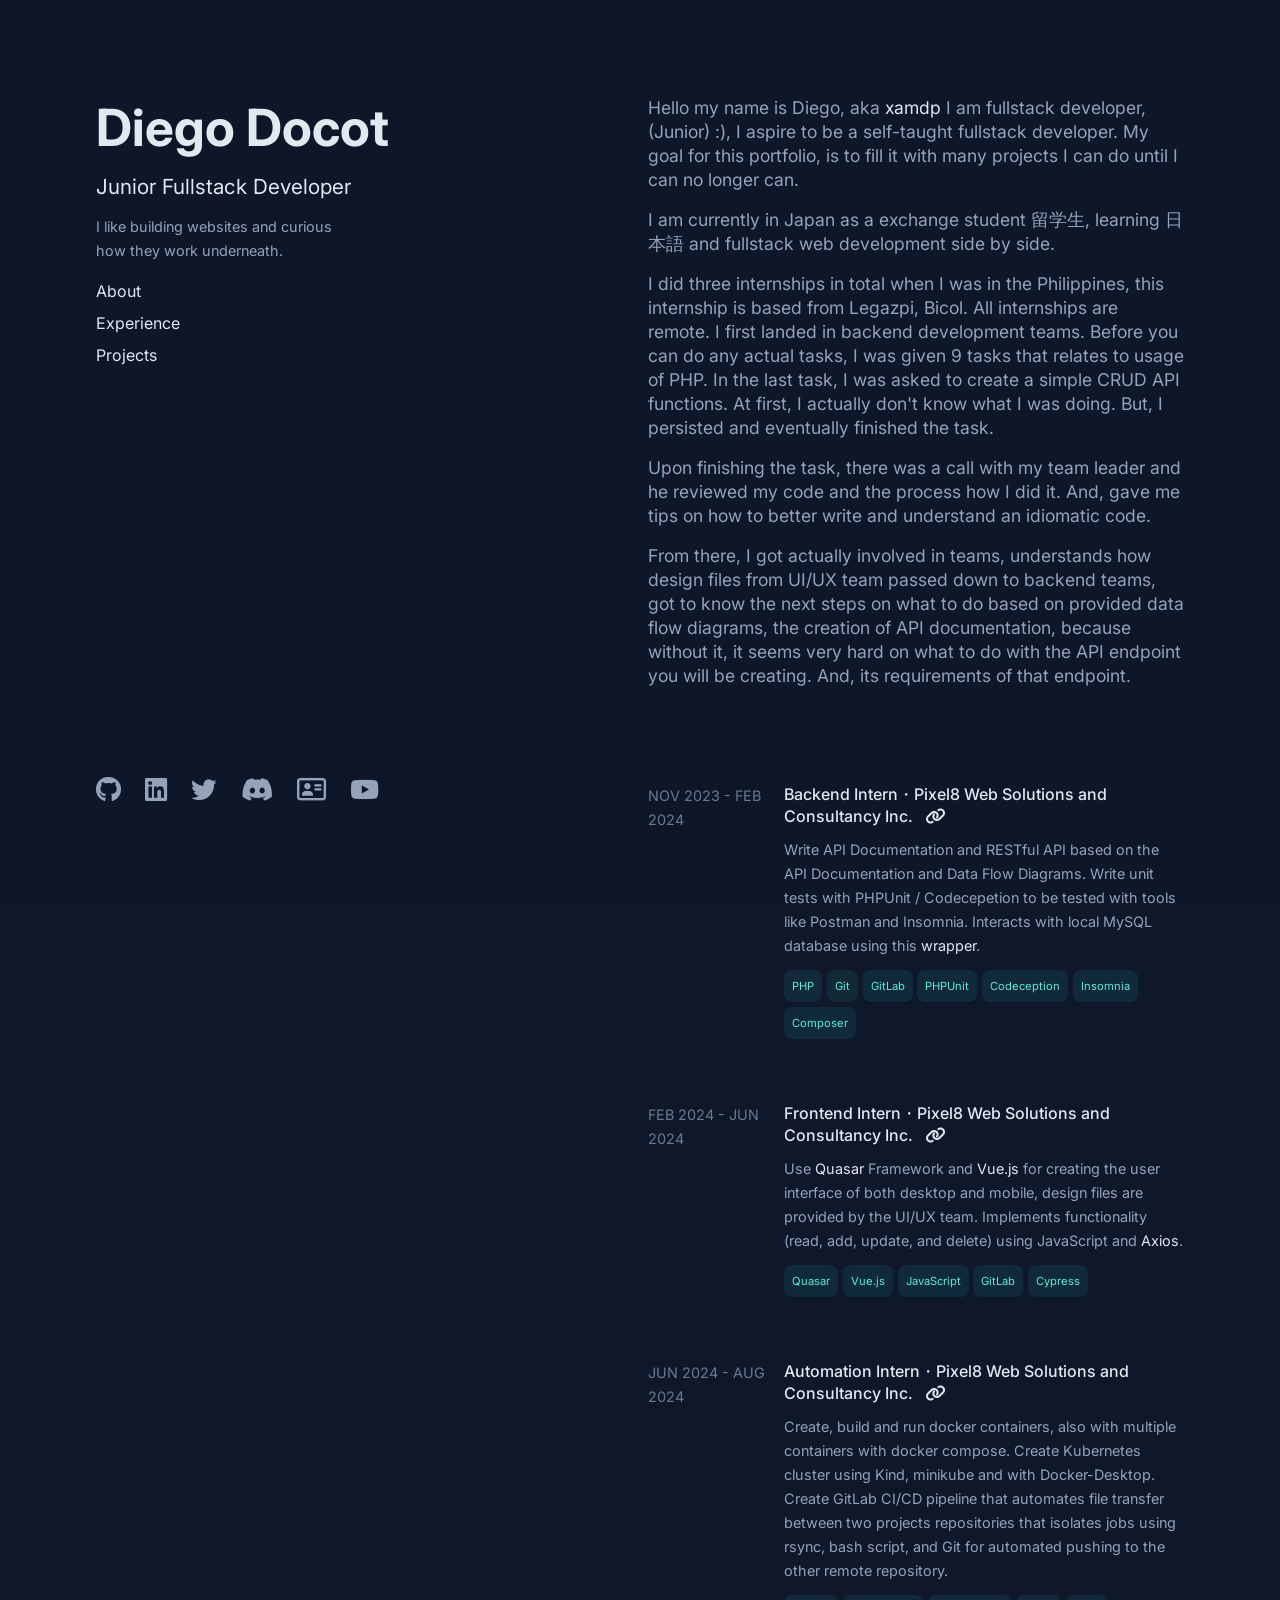
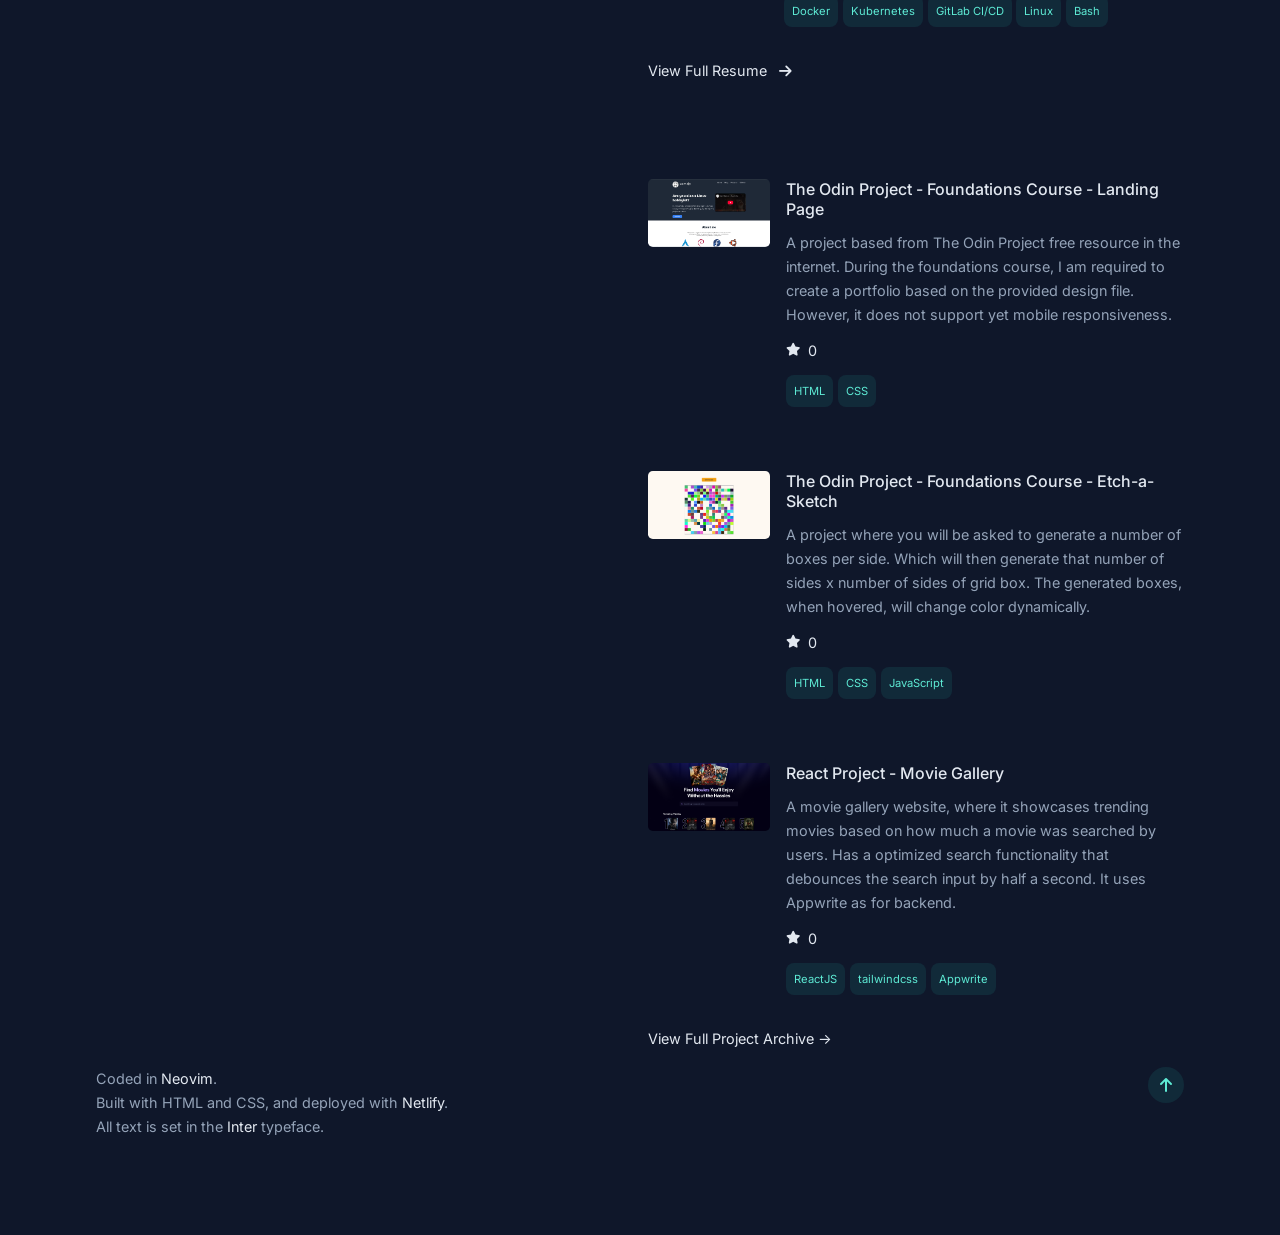
<file: index.html>
<!doctype html>
<html lang="en">
  <head>
    <meta charset="UTF-8" />
    <meta name="viewport" content="width=device-width, initial-scale=1.0" />
    <meta
      name="description"
      content="Diego Docot - Junior Fullstack Developer specializing in building modern web applications. Learn about my experience, projects, and skills."
    />
    <meta
      property="og:title"
      content="Diego Docot - Junior Fullstack Developer"
    />
    <meta property="og:type" content="website" />
    <meta property="og:image" content="https://xamdportfolio.netlify.app" />
    <meta property="og:url" content="https://xamdportfolio.netlify.app" />
    <link rel="icon" type="image/png" href="./public/favicon-96x96.png" />
    <title>Diego Docot</title>
    <link rel="preconnect" href="https://fonts.googleapis.com" />
    <link rel="preconnect" href="https://fonts.gstatic.com" crossorigin />
    <link
      href="https://fonts.googleapis.com/css2?family=Inter:ital,opsz,wght@0,14..32,100..900;1,14..32,100..900&display=swap"
      rel="stylesheet"
    />
    <link
      rel="stylesheet"
      href="https://cdnjs.cloudflare.com/ajax/libs/font-awesome/6.0.0/css/all.min.css"
      integrity="sha512-9usAa10IRO0HhonpyAIVpjrylPvoDwiPUiKdWk5t3PyolY1cOd4DSE0Ga+ri4AuTroPR5aQvXU9xC6qOPnzFeg=="
      crossorigin="anonymous"
      referrerpolicy="no-referrer"
    />
    <link rel="stylesheet" href="styles.css" />
  </head>
  <body id="top-of-page">
    <div class="underlay"></div>
    <header>
      <a href="/">
        <h1>Diego Docot</h1>
      </a>
      <h4>Junior Fullstack Developer</h4>
      <p>I like building websites and curious how they work underneath.</p>
      <button
        class="hamburger"
        aria-label="Toggle navigation"
        aria-expanded="false"
      >
        <i class="fa-solid fa-bars"></i>
      </button>
      <nav>
        <a class="anchor-text" href="#about"><p>About</p></a>
        <a class="anchor-text" href="#experience"><p>Experience</p></a>
        <a class="anchor-text" href="#projects"><p>Projects</p></a>
      </nav>
      <div class="social-link-container">
        <a
          class="social-link"
          target="_blank"
          href="https://github.com/xamdp"
          rel="noopener noreferrer"
          ><i class="fa-brands fa-github"></i
        ></a>
        <a
          class="social-link"
          target="_blank"
          rel="noopener noreferrer"
          href="https://www.linkedin.com/in/diego-docot/"
          ><i class="fa-brands fa-linkedin"></i
        ></a>
        <a
          class="social-link"
          target="_blank"
          href="https://x.com/xamdp"
          rel="noopener noreferrer"
          ><i class="fa-brands fa-twitter"></i
        ></a>
        <a
          class="social-link"
          target="_blank"
          rel="noopener noreferrer"
          href="https://discord.com/users/590062025321742356"
          ><i class="fa-brands fa-discord"></i
        ></a>
        <a
          class="social-link"
          target="_blank"
          href="https://dinq.me/xamdp"
          rel="noopener noreferrer"
          ><i class="fa-regular fa-address-card"></i
        ></a>
        <a
          class="social-link"
          target="_blank"
          rel="noopener noreferrer"
          href="https://www.youtube.com/@xamdp"
          ><i class="fa-brands fa-youtube"></i
        ></a>
        <!-- <a class="anchor-text" href="">ICON</a> -->
      </div>
    </header>
    <main>
      <!-- ABOUT SECTION -->
      <section id="about">
        <div class="sticky-header">
          <h2 class="lightText">About</h2>
        </div>
        <div class="about-contents">
          <p>
            Hello my name is Diego, aka
            <a
              target="_blank"
              rel="noopener noreferrer"
              href="https://dinq.me/xamdp"
              class="anchor-text"
              >xamdp</a
            >
            I am fullstack developer, (Junior) :), I aspire to be a self-taught
            fullstack developer. My goal for this portfolio, is to fill it with
            many projects I can do until I can no longer can.
          </p>
          <p>
            I am currently in Japan as a exchange student 留学生, learning
            日本語 and fullstack web development side by side.
          </p>
          <p>
            I did three internships in total when I was in the Philippines, this
            internship is based from Legazpi, Bicol. All internships are remote.
            I first landed in backend development teams. Before you can do any
            actual tasks, I was given 9 tasks that relates to usage of PHP. In
            the last task, I was asked to create a simple CRUD API functions. At
            first, I actually don't know what I was doing. But, I persisted and
            eventually finished the task.
          </p>
          <p>
            Upon finishing the task, there was a call with my team leader and he
            reviewed my code and the process how I did it. And, gave me tips on
            how to better write and understand an idiomatic code.
          </p>
          <p>
            From there, I got actually involved in teams, understands how design
            files from UI/UX team passed down to backend teams, got to know the
            next steps on what to do based on provided data flow diagrams, the
            creation of API documentation, because without it, it seems very
            hard on what to do with the API endpoint you will be creating. And,
            its requirements of that endpoint.
          </p>
        </div>
      </section>

      <!-- EXPERIENCE SECTION -->
      <section id="experience">
        <div class="sticky-header">
          <h2 class="lightText">Experience</h2>
        </div>
        <div class="experience-contents">
          <!-- FIRST EXPERIENCE -->
          <div class="experience-card">
            <p class="tenure">Nov 2023 - Feb 2024</p>
            <div class="card-column">
              <a
                class="card-header-link"
                rel="noopener noreferrer"
                href="https://pixel8websolutions.com/"
                target="_blank"
              >
                <h3 class="anchor-text card-header">
                  Backend Intern・Pixel8 Web Solutions and Consultancy Inc.
                  <i class="fa-solid fa-link anchor-icon"></i>
                </h3>
              </a>
              <p>
                Write API Documentation and RESTful API based on the API
                Documentation and Data Flow Diagrams. Write unit tests with
                PHPUnit / Codecepetion to be tested with tools like Postman and
                Insomnia. Interacts with local MySQL database using this
                <a
                  class="anchor-text"
                  target="_blank"
                  rel="noopener noreferrer"
                  href="https://github.com/ThingEngineer/PHP-MySQLi-Database-Class"
                  >wrapper</a
                >.
              </p>
              <div class="tag-container">
                <div class="tag"><p>PHP</p></div>
                <div class="tag"><p>Git</p></div>
                <div class="tag"><p>GitLab</p></div>
                <div class="tag"><p>PHPUnit</p></div>
                <div class="tag"><p>Codeception</p></div>
                <div class="tag"><p>Insomnia</p></div>
                <div class="tag"><p>Composer</p></div>
              </div>
            </div>
          </div>
          <!-- SECOND EXPERIENCE -->
          <div class="experience-card">
            <p class="tenure">Feb 2024 - Jun 2024</p>
            <div class="card-column">
              <a
                class="card-header-link"
                href="https://pixel8websolutions.com/"
                rel="noopener noreferrer"
                target="_blank"
              >
                <h3 class="anchor-text card-header">
                  Frontend Intern・Pixel8 Web Solutions and Consultancy Inc.
                  <i class="fa-solid fa-link anchor-icon"></i>
                </h3>
              </a>
              <p>
                Use
                <a
                  class="anchor-text"
                  href="https://quasar.dev/"
                  rel="noopener noreferrer"
                  target="_blank"
                  >Quasar</a
                >
                Framework and
                <a
                  class="anchor-text"
                  href="https://vuejs.org/"
                  target="_blank"
                  rel="noopener noreferrer"
                  >Vue.js</a
                >
                for creating the user interface of both desktop and mobile,
                design files are provided by the UI/UX team. Implements
                functionality (read, add, update, and delete) using JavaScript
                and
                <a
                  class="anchor-text"
                  href="https://github.com/axios/axios"
                  target="_blank"
                  rel="noopener noreferrer"
                  >Axios</a
                >.
              </p>
              <div class="tag-container">
                <div class="tag"><p>Quasar</p></div>
                <div class="tag"><p>Vue.js</p></div>
                <div class="tag"><p>JavaScript</p></div>
                <div class="tag"><p>GitLab</p></div>
                <div class="tag"><p>Cypress</p></div>
              </div>
            </div>
          </div>
          <!-- THIRD EXPERIENCE -->
          <div class="experience-card">
            <p class="tenure">Jun 2024 - Aug 2024</p>
            <div class="card-column">
              <a
                class="card-header-link"
                href="https://pixel8websolutions.com/"
                target="_blank"
                rel="noopener noreferrer"
              >
                <h3 class="anchor-text card-header">
                  Automation Intern・Pixel8 Web Solutions and Consultancy Inc.
                  <i class="fa-solid fa-link anchor-icon"></i>
                </h3>
              </a>
              <p>
                Create, build and run docker containers, also with multiple
                containers with docker compose. Create Kubernetes cluster using
                Kind, minikube and with Docker-Desktop. Create GitLab CI/CD
                pipeline that automates file transfer between two projects
                repositories that isolates jobs using rsync, bash script, and
                Git for automated pushing to the other remote repository.
              </p>
              <div class="tag-container">
                <div class="tag"><p>Docker</p></div>
                <div class="tag"><p>Kubernetes</p></div>
                <div class="tag"><p>GitLab CI/CD</p></div>
                <div class="tag"><p>Linux</p></div>
                <div class="tag"><p>Bash</p></div>
              </div>
            </div>
          </div>
        </div>
        <a class="anchor-text" href="./public/Diego_resume.pdf" target="_blank"
          ><p>
            View Full Resume
            <i class="fa-solid fa-arrow-right anchor-icon"></i></p
        ></a>
      </section>

      <!-- PROJECTS SECTION -->
      <section id="projects">
        <div class="sticky-header">
          <h2 class="lightText">Projects</h2>
        </div>
        <div class="project-contents">
          <!-- first project -->
          <div class="project-card">
            <div class="project-image-container">
              <img src="./public/odin-portfolio.png" alt="my first portfolio" />
            </div>
            <div class="card-column">
              <a
                class="card-header-link"
                href="/"
                target="_blank"
                rel="noopener noreferrer"
              >
                <h3 class="anchor-text card-header">
                  The Odin Project - Foundations Course - Landing Page
                </h3>
              </a>
              <p>
                A project based from The Odin Project free resource in the
                internet. During the foundations course, I am required to create
                a portfolio based on the provided design file. However, it does
                not support yet mobile responsiveness.
              </p>
              <a
                href="https://github.com/xamdp/landing-page"
                target="_blank"
                rel="noopener noreferrer"
                class="anchor-text project-stat-link"
                ><i class="fa-solid fa-star"></i>
                <p>0</p></a
              >
              <div class="tag-container">
                <div class="tag"><p>HTML</p></div>
                <div class="tag"><p>CSS</p></div>
              </div>
            </div>
          </div>
          <!-- second project -->
          <div class="project-card">
            <div class="project-image-container">
              <img src="./public/sketchpad.png" alt="my first portfolio" />
            </div>
            <div class="card-column">
              <a
                class="card-header-link"
                href="/"
                target="_blank"
                rel="noopener noreferrer"
              >
                <h3 class="anchor-text card-header">
                  The Odin Project - Foundations Course - Etch-a-Sketch
                </h3>
              </a>
              <p>
                A project where you will be asked to generate a number of boxes
                per side. Which will then generate that number of sides x number
                of sides of grid box. The generated boxes, when hovered, will
                change color dynamically.
              </p>
              <a
                href="https://github.com/xamdp/landing-page"
                target="_blank"
                rel="noopener noreferrer"
                class="anchor-text project-stat-link"
                ><i class="fa-solid fa-star"></i>
                <p>0</p></a
              >
              <div class="tag-container">
                <div class="tag"><p>HTML</p></div>
                <div class="tag"><p>CSS</p></div>
                <div class="tag"><p>JavaScript</p></div>
              </div>
            </div>
          </div>

          <!-- third project -->
          <div class="project-card">
            <div class="project-image-container">
              <img src="./public/movie-gallery.png" alt="Movie Gallery" />
            </div>
            <div class="card-column">
              <a
                class="card-header-link"
                href="https://movgal.netlify.app/"
                rel="noopener noreferrer"
                target="_blank"
              >
                <h3 class="anchor-text card-header">
                  React Project - Movie Gallery
                </h3>
              </a>
              <p>
                A movie gallery website, where it showcases trending movies
                based on how much a movie was searched by users. Has a optimized
                search functionality that debounces the search input by half a
                second. It uses Appwrite as for backend.
              </p>
              <a
                href="https://github.com/xamdp/movie-react-app"
                target="_blank"
                rel="noopener noreferrer"
                class="anchor-text project-stat-link"
                ><i class="fa-solid fa-star"></i>
                <p>0</p></a
              >
              <div class="tag-container">
                <div class="tag"><p>ReactJS</p></div>
                <div class="tag"><p>tailwindcss</p></div>
                <div class="tag"><p>Appwrite</p></div>
              </div>
            </div>
          </div>
        </div>
        <a
          href="https://github.com/xamdp?tab=repositories"
          target="_blank"
          rel="noopener noreferrer"
          class="project-archive-link"
          ><p>
            View Full Project Archive <span class="right-arrow">&rarr;</span>
          </p></a
        >
      </section>
    </main>
    <footer>
      <p>
        Coded in
        <a
          class="anchor-text"
          href="https://neovim.io/"
          target="_blank"
          rel="noopener noreferrer"
          >Neovim</a
        >.<br />
        Built with HTML and CSS, and deployed with
        <a
          class="anchor-text"
          href="https://www.netlify.com/"
          target="_blank"
          rel="noopener noreferrer"
          >Netlify</a
        >.<br />
        All text is set in the
        <a
          class="anchor-text"
          href="https://rsms.me/inter/"
          target="_blank"
          rel="noopener noreferrer"
          >Inter</a
        >
        typeface.
      </p>
      <a href="#top-of-page" class="scroll-to-top">
        <i class="fa-solid fa-arrow-up"></i>
      </a>
    </footer>
    <script src="script.js"></script>
  </body>
</html>
</file>
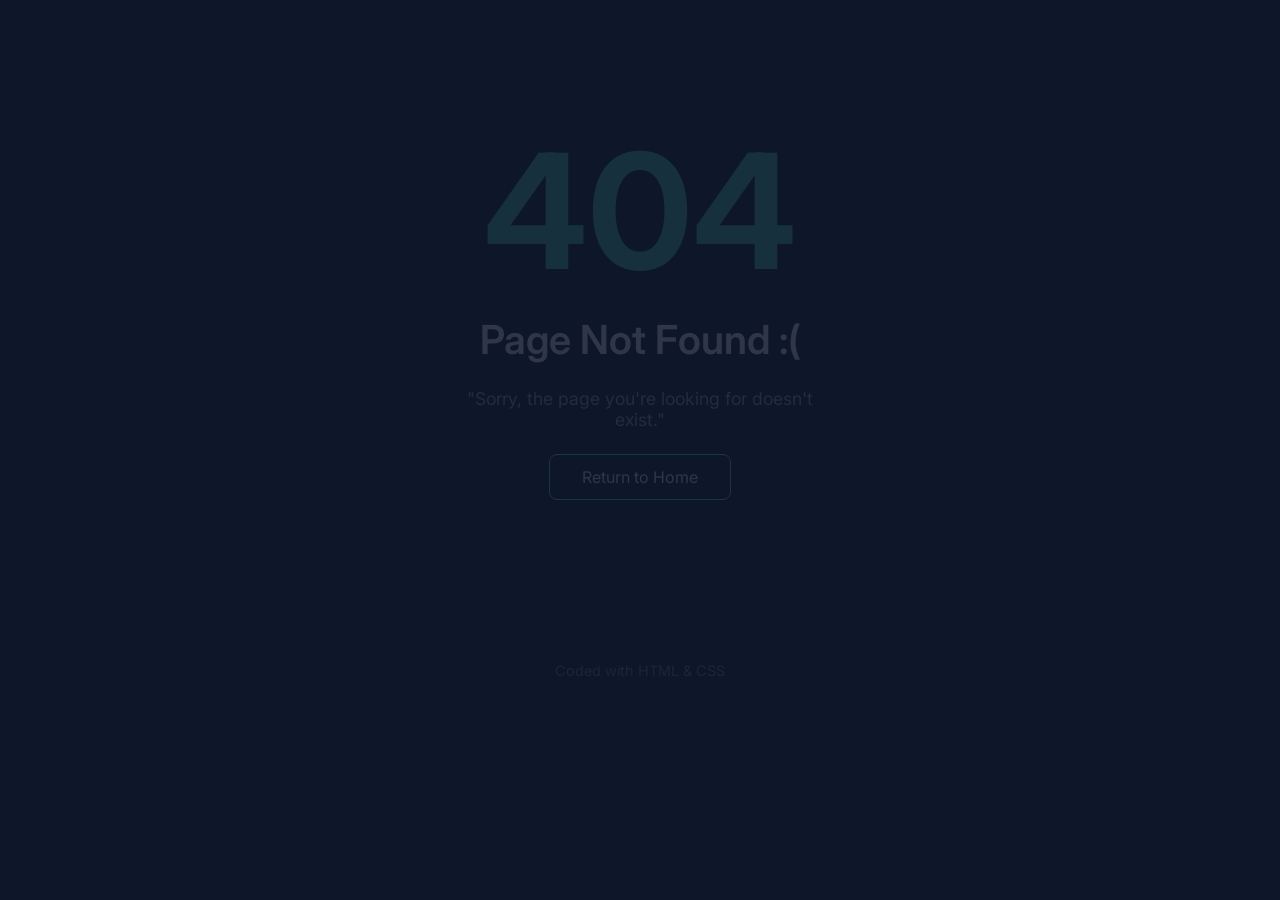
<file: page-not-found.html>
<!doctype html>
<html lang="en">
  <head>
    <meta charset="UTF-8" />
    <meta name="viewport" content="width=device-width, initial-scale=1.0" />
    <meta
      name="description"
      content="404 - Page not found. Return to Diego Docot's portfolio."
    />

    <link rel="icon" type="image/png" href="./public/favicon-96x96.png" />
    <title>404 | Page Not Found</title>
    <link rel="preconnect" href="https://fonts.googleapis.com" />
    <link rel="preconnect" href="https://fonts.gstatic.com" crossorigin />
    <link
      href="https://fonts.googleapis.com/css2?family=Inter:ital,opsz,wght@0,14..32,100..900;1,14..32,100..900&display=swap"
      rel="stylesheet"
    />
    <link rel="stylesheet" href="page-not-found.css" />
  </head>
  <body id="top-of-page">
    <div class="underlay">
      <main class="container">
        <div class="error-code">404</div>
        <h1>Page Not Found :(</h1>
        <p>"Sorry, the page you're looking for doesn't exist."</p>
        <a href="/" class="home-link">Return to Home</a>
      </main>
      <footer>
        <p>Coded with HTML & CSS</p>
      </footer>
      <a href="#top-of-page" class="scroll-to-top">
        <i class="fa-solid fa-arrow-up"></i>
      </a>
    </div>
  </body>
</html>
</file>
<file: styles.css>
:root {
	--primary-background: #0F172A;
	--background-accent: rgba(45, 212, 191, .1);
	--text-primary: #94A3B8;
	--color-highlight: #E2E8F0;
	--color-accent: #5EEAD4;
}

html {
	scroll-behavior: smooth;
}

* {
	box-sizing: border-box;
	margin: 0;
	padding: 0;
	font-family: 'Inter', sans-serif;
}

body {
	background-color: var(--primary-background);
	color: var(--text-primary);
	padding: 4rem 2rem;
	display: grid;
	grid-template-columns: repeat(1, minmax(0, 1fr));
	gap: 6rem;
}

p {
	font-size: 0.9rem;
	line-height: 1.5rem;
}

p::selection,
h1::selection,
h2::selection,
h3::selection,
h4::selection,
h5::selection,
h6::selection {
	background-color: var(--color-accent);
	color: var(--primary-background);
}

.underlay {
	position: fixed;
	background-color: var(--primary-background);
	/* background-color: #172554; */
	inset: 0;
	opacity: 0.15;
}

header {
	position: relative;
	z-index: 20;
}

main,
footer {
	position: relative;
	z-index: 10;
	;
}

header {
	display: flex;
	flex-direction: column;
	gap: 1rem;
	max-width: 100%;
}

header h1,
header h4,
.lightText {
	color: var(--color-highlight);
}

header>a {
	text-decoration: none;
}

header h1 {
	font-weight: 700;
	text-decoration: none;
}

header h4 {
	font-weight: 400;
}

.hamburger {
	display: flex;
	position: absolute;
	top: 1rem;
	right: 1rem;
	z-index: 20;
	background: transparent;
	border-radius: 4px;
	border: none;
	cursor: pointer;
	padding: 0.75rem;
	flex-direction: column;
	justify-content: space-around;
	height: 24px;
	width: 30px;
}

header.nav-open nav {
	display: flex;
	flex-direction: column;
	gap: 0.5rem;
	margin-top: 2rem;
	padding: 1rem;
	background-color: var(--primary-background);
	border-radius: 0.5rem;
	position: absolute;
	top: 100%;
	right: 0;
	z-index: 15;
	min-width: 200px;
	box-shadow: 0 4px 6px rgba(0, 0, 0, 0.3);
}

header.nav-open nav a {
	padding: 0.75rem 1rem;
	border-radius: 0.25rem;
	color: var(--text-primary);
	text-decoration: none;
}

header.nav-open nav a:hover {
	background-color: var(--background-accent);
	color: var(--color-accent);
}

nav a {
	font-size: 0.9rem;
}

nav {
	display: none;
}

.social-link-container {
	display: flex;
	align-items: center;
	gap: 0.9rem;
}

.social-link {
	font-size: 1.2rem;
	color: inherit;
	text-decoration: none;
	transition-duration: 200ms;
}

.social-link:hover {
	color: var(--color-accent);
}

main {
	display: flex;
	flex-direction: column;
	gap: 6rem;
}

section {
	display: flex;
	flex-direction: column;
	gap: 2rem;
	scroll-margin-top: 2rem;
}

section h2 {
	text-transform: uppercase;
	font-size: 1rem;
	font-weight: 500;
}

.sticky-header {
	position: sticky;
	top: 0;
	width: 100%;
	/* position: -webkit-sticky; */
}

.sticky-header h2 {
	position: relative;
	z-index: 2;
	padding: 1rem 0;
}

.sticky-header::before {
	content: '';
	position: absolute;
	inset: 0;
	opacity: 0.8;
	background: #101A31;
	filter: blur(30px);
}

.about-contents {
	display: flex;
	flex-direction: column;
	gap: 1rem;
}

.about-contents p {
	font-size: 1.1rem;
}

.anchor-text {
	color: var(--color-highlight);
	text-decoration: none;
	transition-duration: 200ms;
}

.anchor-text:hover {
	color: var(--color-accent);
}

.experience-contents,
.project-contents {
	display: flex;
	flex-direction: column;
	gap: 4rem;
}

.experience-card,
.project-card {
	display: grid;
	grid-template-columns: repeat(1, minmax(0, 1fr));
}

.experience-card {
	gap: 0.5rem;
}

.project-card {
	gap: 1rem;
}

.card-column {
	display: flex;
	flex-direction: column;
	gap: 0.75rem;
}

.card-header-link {
	text-decoration: none;
}

.tenure {
	opacity: 0.7;
	text-transform: uppercase;
	font-size: 0.5rem;
}

.experience-card p {
	font-size: 0.9rem;
}

.experience-card h3 {
	font-size: 1rem;
	font-weight: 500;
}

.card-header {
	font-weight: 500;
	font-size: 1rem;
}


.anchor-icon {
	padding-left: 0.5rem;
}


.tag-container {
	display: flex;
	flex-wrap: wrap;
	gap: 0.3rem;
	color: var(--color-accent);
}

.tag {
	padding: 0.25rem 0.5rem;
	border-radius: 0.5rem;
	background: var(--background-accent);
}

.tag p {
	font-size: 0.7rem;
}

.project-image-container {
	max-width: 200px;
	overflow: hidden;
	display: grid;
	place-items: center;
	aspect-ratio: 16 / 9;
	order: 2;
	border-radius: 0.3rem;
}

.project-image-container img {
	object-fit: cover;
	width: 100%;
	height: 100%;
}

.project-stat-link {
	display: flex;
	align-items: center;
	gap: 0.5rem;
	font-size: 0.8rem;
}

.project-archive-link {
	position: relative;
	color: var(--color-highlight);
	transition-duration: 200ms;
	margin-right: auto;
	text-decoration: none;
}

.project-archive-link span {
	transition-duration: 200ms;
}

.project-archive-link:hover span {
	padding-left: 0.5rem;
	color: var(--color-accent);
}

.project-archive-link p:hover {
	color: var(--color-accent);
}

.project-archive-link::after {
	content: '';
	position: absolute;
	left: 0;
	width: 100%;
	height: 1.5px;
	bottom: 0;
	background: transparent;
	transition-duration: 200ms;

}

.project-archive-link:hover::after {
	background: var(--color-accent);
}

footer {
	display: flex;
	justify-content: space-between;
	flex-direction: column;
	gap: 2rem;
	align-items: flex-start;
}

footer p {
	font-size: 0.9rem;
}

.scroll-to-top {
	text-decoration: none;
	color: var(--color-accent);
	background: var(--background-accent);
	padding: 0 0.75rem;
	aspect-ratio: 1 / 1;
	display: grid;
	place-items: center;
	border-radius: 100%;
	overflow: hidden;
	transition-duration: 200ms;
}

.scroll-to-top:hover {
	opacity: 0.6;
}

@media (min-width: 640px) {
	header {
		max-width: unset;
	}

	header h1 {
		font-size: 3.2rem;
	}

	header h4 {
		font-size: 1.3rem;
	}

	header p {
		max-width: 230px;
	}

	.hamburger {
		display: none;
	}

	nav {
		display: inline;
	}

	.project-card,
	.experience-card {
		grid-template-columns: repeat(4, minmax(0, 1fr));
	}

	.project-image-container {
		order: 0;
	}

	.card-column {
		grid-column: span 3 / span 3;
	}

	.social-link-container {
		gap: 1.5rem;
	}

	.social-link-container i {
		font-size: 1.6rem;
	}
}


@media (min-width: 1024px) {
	body {
		grid-template-columns: repeat(2, minmax(0, 1fr));
		gap: 1rem;
		padding: 6rem;
		padding-top: 0;
	}

	main {
		grid-column: span 1 / span 1;
		margin-right: auto;
	}

	header {
		position: sticky;
		top: 0;
		margin-left: auto;
		height: 100vh;
		padding-bottom: 6rem;
	}

	header h1 {
		font-size: 3.2rem;
	}

	header h4 {
		font-size: 1.3rem;
	}

	header p {
		max-width: 240px;
	}

	nav {
		display: flex;
		flex-direction: column;
		gap: 0.5rem;
		flex: 1;
	}

	nav p {
		font-size: 1rem;
	}

	.social-link-container {
		gap: 1.5rem;
	}

	.social-link-container i {
		font-size: 1.6rem;
	}

	header,
	main {
		padding-top: 6rem;
		max-width: 700px;
		width: 100%;
	}

	.sticky-header {
		display: none;
	}

	footer {
		grid-column: span 2 / span 2;
		flex-direction: row;
		max-width: 1200px;
		margin: 0 auto;
		width: 100%;
	}
}
</file>
<file: page-not-found.css>
:root {
	--primary-background: #0F172A;
	--background-accent: rgba(45, 212, 191, .1);
	--text-primary: #94A3B8;
	--color-highlight: #E2E8F0;
	--color-accent: #5EEAD4;
}

html {
	scroll-behavior: smooth;
}

* {
	box-sizing: border-box;
	margin: 0;
	padding: 0;
	font-family: 'Inter', sans-serif;
}

body {
	background-color: var(--primary-background);
	color: var(--text-primary);
	min-height: 100vh;
	display: grid;
	grid-template-columns: repeat(1, minmax(0, 1fr));
	position: relative;
}

.underlay {
	position: fixed;
	background-color: var(--primary-background);
	inset: 0;
	opacity: 0.15;
}

.container {
	position: relative;
	z-index: 10;
	display: flex;
	flex-direction: column;
	align-items: center;
	justify-content: center;
	min-height: 70vh;
	padding: 2rem;
	text-align: center;
	gap: 1.5rem;
}

.error-code {
	font-size: 8rem;
	font-weight: 700;
	color: var(--color-accent);
	line-height: 1;
	opacity: 0.8;
}

h1 {
	color: var(--color-highlight);
	font-size: 2rem;
	font-weight: 600;
}

.container p {
	font-size: 1.1rem;
	max-width: 400px;
}

.home-link {
	color: var(--color-highlight);
	text-decoration: none;
	padding: 0.75rem 2rem;
	border: 1px solid var(--color-accent);
	border-radius: 0.5rem;
	transition: all 200ms ease;
}

.home-link:hover {
	background-color: var(--background-accent);
	color: var(--color-accent);
}

footer {
	position: relative;
	z-index: 10;
	text-align: center;
	padding: 2rem;
	font-size: 0.9rem;
}

footer p {
	opacity: 0.7;
}

/* いらない */

/* .scroll-to-top { */
/* 	position: fixed; */
/* 	bottom: 2rem; */
/* 	right: 2rem; */
/* 	width: 48px; */
/* 	height: 48px; */
/* 	background: var(--background-accent); */
/* 	color: var(--color-accent); */
/* 	border-radius: 50%; */
/* 	display: grid; */
/* 	place-items: center; */
/* 	text-decoration: none; */
/* 	z-index: 100; */
/* 	transition: all 200ms ease; */
/* } */
/**/
/* .scroll-to-top:hover { */
/* 	opacity: 0.6; */
/* 	transform: translateY(-2px); */
/* } */

@media (min-width: 640px) {
	.error-code {
		font-size: 10rem;
	}

	h1 {
		font-size: 2.5rem;
	}
}
</file>
